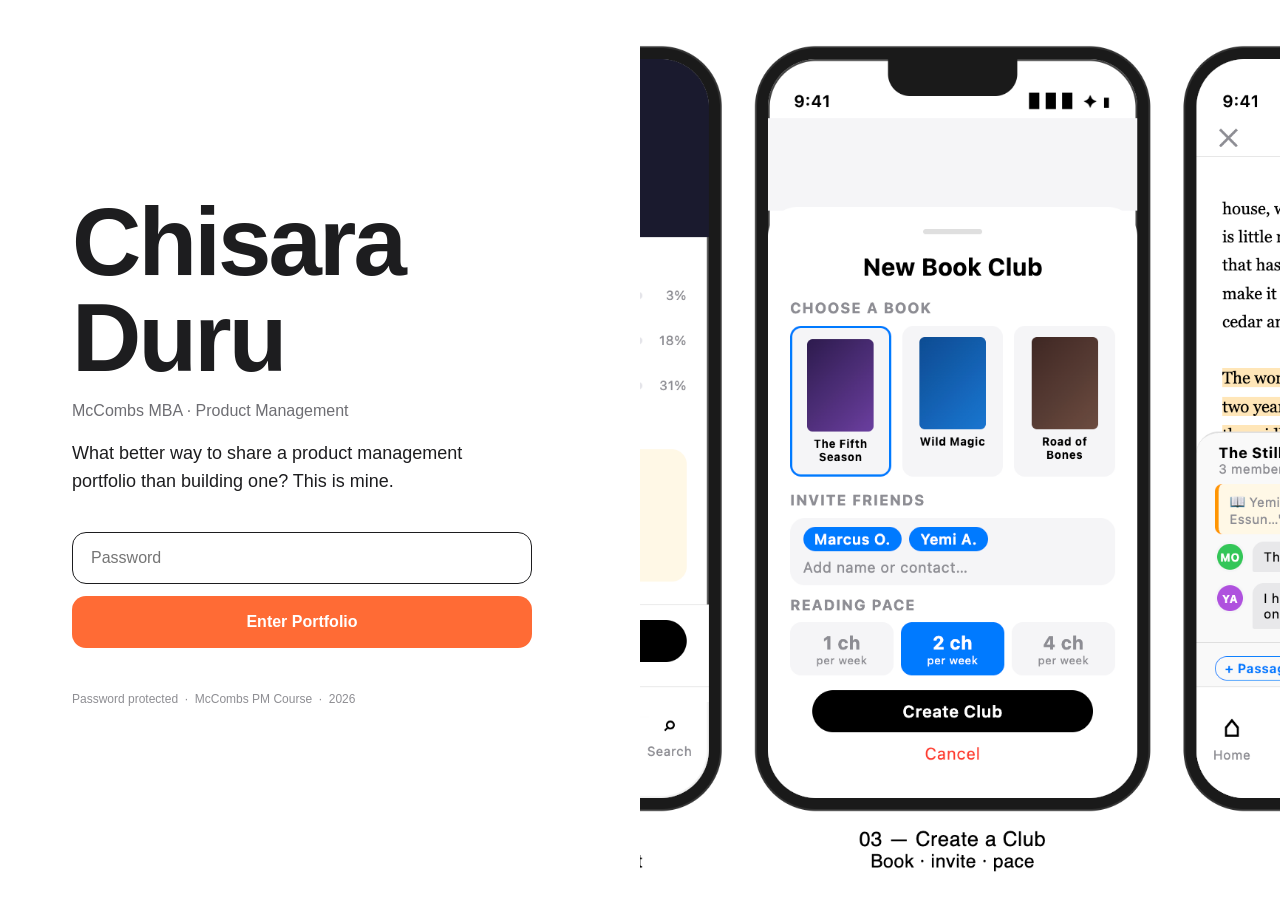
<file: index.html>
<!DOCTYPE html>
<html lang="en">
<head>
  <meta charset="UTF-8">
  <meta name="viewport" content="width=device-width, initial-scale=1.0">
  <title>Chisara Duru - PM Portfolio - Apple Books</title>
  <link rel="stylesheet" href="css/style.css">
  <script src="js/auth.js"></script>
</head>
<body>

<!-- ==================== SPLIT-SCREEN GATE ==================== -->
<div id="gate" style="display:none;">
  <div class="gate-split">

    <div class="gate-left">
      <div class="gate-left-inner">
        <h1 class="gate-name">Chisara<br>Duru</h1>
        <p class="gate-subtitle">McCombs MBA · Product Management</p>
        <p class="gate-tagline">What better way to share a product management portfolio than building one? This is mine.</p>

        <div class="gate-form">
          <input
            type="password"
            id="gate-password"
            class="gate-input"
            placeholder="Password"
            autocomplete="current-password"
          >
          <button id="gate-btn" class="gate-btn">Enter Portfolio</button>
          <div id="gate-error" class="gate-error"></div>
        </div>

        <p class="gate-legal">Password protected &nbsp;·&nbsp; McCombs PM Course &nbsp;·&nbsp; 2026</p>
      </div>
    </div>

    <div class="gate-right">
      <img
        src="assets/images/10a-prototype-screens-1.jpg"
        alt="Apple Books Book Clubs prototype"
        class="gate-hero-img"
      >
    </div>

  </div>
</div>

<!-- ==================== PORTFOLIO ==================== -->
<div id="portfolio" style="display:none;">

  <!-- Minimal top nav -->
  <nav class="portfolio-nav">
    <img src="assets/images/apple_books_logo.png" alt="" class="nav-logo-img" style="height:28px;width:auto;vertical-align:middle;">
    <span class="nav-brand">Apple iBooks</span>
  </nav>

  <!-- Full-width tile grid -->
  <div class="grid-container">
  <main class="grid">

    <!-- 01 -->
    <a href="assignments/01-business-model-canvas.html" class="tile">
      <span class="tile-num">01</span>
      <div class="tile-name-wrap">
        <div class="tile-name">Business Model Canvas</div>
      </div>
      <span class="tile-arrow">&#8594;</span>
    </a>

    <!-- 02 -->
    <a href="assignments/02-value-proposition-canvas.html" class="tile">
      <span class="tile-num">02</span>
      <div class="tile-name-wrap">
        <div class="tile-name">Value Proposition Canvas</div>
      </div>
      <span class="tile-arrow">&#8594;</span>
    </a>

    <!-- 03 -->
    <a href="assignments/03-product-vision-board.html" class="tile">
      <span class="tile-num">03</span>
      <div class="tile-name-wrap">
        <div class="tile-name">Product Vision Board</div>
      </div>
      <span class="tile-arrow">&#8594;</span>
    </a>

    <!-- 04 -->
    <a href="assignments/04-opportunity-solution-tree.html" class="tile">
      <span class="tile-num">04</span>
      <div class="tile-name-wrap">
        <div class="tile-name">Opportunity Solution Tree</div>
      </div>
      <span class="tile-arrow">&#8594;</span>
    </a>

    <!-- 05 -->
    <a href="assignments/05-customer-letter.html" class="tile">
      <span class="tile-num">05</span>
      <div class="tile-name-wrap">
        <div class="tile-name">Customer Letter</div>
      </div>
      <span class="tile-arrow">&#8594;</span>
    </a>

    <!-- 06 -->
    <a href="assignments/06-jtbd-stories.html" class="tile">
      <span class="tile-num">06</span>
      <div class="tile-name-wrap">
        <div class="tile-name">JTBD Stories</div>
      </div>
      <span class="tile-arrow">&#8594;</span>
    </a>

    <!-- 07 -->
    <a href="assignments/07-prd.html" class="tile">
      <span class="tile-num">07</span>
      <div class="tile-name-wrap">
        <div class="tile-name">PRD</div>
      </div>
      <span class="tile-arrow">&#8594;</span>
    </a>

    <!-- 08 -->
    <a href="assignments/08-kano-analysis.html" class="tile">
      <span class="tile-num">08</span>
      <div class="tile-name-wrap">
        <div class="tile-name">Kano Analysis</div>
      </div>
      <span class="tile-arrow">&#8594;</span>
    </a>

    <!-- 09 -->
    <a href="assignments/09-roadmap.html" class="tile">
      <span class="tile-num">09</span>
      <div class="tile-name-wrap">
        <div class="tile-name">Roadmap</div>
      </div>
      <span class="tile-arrow">&#8594;</span>
    </a>

    <!-- 10 -->
    <a href="assignments/10-prototype.html" class="tile">
      <span class="tile-num">10</span>
      <div class="tile-name-wrap">
        <div class="tile-name">Prototype</div>
      </div>
      <span class="tile-arrow">&#8594;</span>
    </a>

    <!-- 11 -->
    <a href="assignments/11-product-scorecard.html" class="tile">
      <span class="tile-num">11</span>
      <div class="tile-name-wrap">
        <div class="tile-name">Product Scorecard</div>
      </div>
      <span class="tile-arrow">&#8594;</span>
    </a>

    <!-- 12 -->
    <a href="assignments/12-amazon-memo.html" class="tile">
      <span class="tile-num">12</span>
      <div class="tile-name-wrap">
        <div class="tile-name">Amazon Memo</div>
      </div>
      <span class="tile-arrow">&#8594;</span>
    </a>

  </main>
  </div><!-- /grid-container -->

</div><!-- /portfolio -->

</body>
</html>
</file>
<file: css/style.css>
/* ============================================================
   Apple Books PM Portfolio - Shared Styles
   ============================================================ */

:root {
  --white:          #FFFFFF;
  --surface:        #F5F5F7;
  --apple-blue:     #0071E3;
  --apple-orange:   #FF6B35;
  --text-primary:   #1D1D1F;
  --text-secondary: #6E6E73;
  --border:         #E5E5EA;
  --badge-wip:      #FF9500;
}

*, *::before, *::after {
  box-sizing: border-box;
  margin: 0;
  padding: 0;
}

html {
  font-size: 16px;
  -webkit-font-smoothing: antialiased;
  -moz-osx-font-smoothing: grayscale;
}

body {
  font-family: -apple-system, "SF Pro Display", "SF Pro Text", "Helvetica Neue", Arial, sans-serif;
  background: #FFFFFF;
  color: #1D1D1F;
  min-height: 100vh;
}

/* ============================================================
   SPLIT-SCREEN GATE
   ============================================================ */

#gate {
  position: fixed;
  inset: 0;
  background: #FFFFFF;
  z-index: 1000;
  /* display controlled by JS */
}

.gate-split {
  display: flex;
  height: 100vh;
  width: 100%;
}

/* Left panel - 50% */
.gate-left {
  width: 50%;
  display: flex;
  align-items: center;
  justify-content: flex-start;
  padding: 64px 72px;
  background: #FFFFFF;
}

.gate-left-inner {
  max-width: 460px;
  width: 100%;
}

.gate-name {
  font-family: -apple-system, "SF Pro Display", "Helvetica Neue", sans-serif;
  font-size: clamp(52px, 8vw, 96px);
  font-weight: 800;
  color: #1D1D1F;
  letter-spacing: -0.03em;
  line-height: 1.0;
  margin-bottom: 16px;
}

.gate-subtitle {
  font-size: 16px;
  color: #6E6E73;
  font-weight: 400;
  margin-bottom: 20px;
}

.gate-tagline {
  font-size: 18px;
  font-weight: 400;
  color: #1D1D1F;
  line-height: 1.55;
  margin-bottom: 36px;
  max-width: 400px;
}

.gate-form {
  display: flex;
  flex-direction: column;
  gap: 12px;
}

.gate-input {
  width: 100%;
  height: 52px;
  padding: 0 18px;
  border: 1px solid #D2D2D7;
  border-radius: 14px;
  font-size: 16px;
  font-family: inherit;
  color: #1D1D1F;
  background: #FFFFFF;
  outline: none;
  transition: border-color 0.2s ease;
}

.gate-input:focus {
  border-color: #1D1D1F;
}

.gate-btn {
  width: 100%;
  height: 52px;
  background: #FF6B35;
  color: #FFFFFF;
  border: none;
  border-radius: 14px;
  font-size: 16px;
  font-weight: 600;
  font-family: inherit;
  cursor: pointer;
  transition: opacity 0.2s ease;
}

.gate-btn:hover {
  opacity: 0.88;
}

.gate-error {
  font-size: 13px;
  color: #FF3B30;
  min-height: 16px;
}

.gate-legal {
  font-size: 12px;
  color: #8E8E93;
  margin-top: 16px;
}

@keyframes shake {
  0%, 100% { transform: translateX(0); }
  20%       { transform: translateX(-8px); }
  40%       { transform: translateX(8px); }
  60%       { transform: translateX(-6px); }
  80%       { transform: translateX(6px); }
}

.gate-input.shake {
  animation: shake 0.4s ease;
  border-color: #FF3B30;
}

/* Right panel - 50%, single hero image */
.gate-right {
  width: 50%;
  background: #F5F5F7;
  overflow: hidden;
  display: flex;
}

.gate-hero-img {
  width: 100%;
  height: 100%;
  object-fit: cover;
  display: block;
}

/* Mobile: stack, hide image */
@media (max-width: 768px) {
  .gate-split {
    flex-direction: column;
  }
  .gate-left {
    width: 100%;
    padding: 48px 28px 40px;
  }
  .gate-right {
    display: none;
  }
}

/* ============================================================
   PORTFOLIO WRAPPER
   ============================================================ */

#portfolio {
  /* no padding - grid goes edge to edge */
}

/* ============================================================
   PORTFOLIO TOP NAV
   ============================================================ */

.portfolio-nav {
  width: 100%;
  height: 56px;
  background: #FFFFFF;
  border-bottom: 1px solid #E5E5EA;
  padding: 0 40px;
  display: flex;
  align-items: center;
  gap: 8px;
}

.nav-logo-img {
  height: 28px;
  width: auto;
  display: block;
}

.nav-brand {
  font-family: -apple-system, "SF Pro Display", "Helvetica Neue", sans-serif;
  font-weight: 700;
  font-size: 18px;
  color: #1D1D1F;
  letter-spacing: -0.02em;
}

/* ============================================================
   TILE GRID - full width, square tiles, no gap
   ============================================================ */

.grid-container {
  max-width: 1400px;
  margin: 0 auto;
  padding: 0 48px;
}

.grid {
  display: grid;
  grid-template-columns: repeat(4, 1fr);
  gap: 0;
  background: #E5E5EA; /* acts as the 1px border between tiles */
  width: 100%;
}

/* Each tile has a 1px right + bottom border via gap background trick.
   Add top/left border on the entire grid container. */
.grid {
  border-top: 1px solid #E5E5EA;
  border-left: 1px solid #E5E5EA;
}

.tile {
  position: relative;
  aspect-ratio: 1;
  padding: 32px;
  background: #FFFFFF;
  border-right: 1px solid #E5E5EA;
  border-bottom: 1px solid #E5E5EA;
  text-decoration: none;
  color: inherit;
  display: flex;
  flex-direction: column;
  transition: background 0.15s ease;
  /* no border-radius, no box-shadow */
}

.tile:hover {
  background: #F5F5F7;
}

.tile-num {
  font-size: 13px;
  color: #6E6E73;
  font-weight: 400;
  font-family: -apple-system, "SF Pro Text", "Helvetica Neue", Arial, sans-serif;
  line-height: 1;
  flex-shrink: 0;
}

/* Name wrapper fills remaining height and centers vertically */
.tile-name-wrap {
  flex: 1;
  display: flex;
  align-items: center;
  padding-right: 16px; /* avoid overlap with arrow */
}

.tile-name {
  font-size: 22px;
  font-weight: 700;
  color: #1D1D1F;
  line-height: 1.2;
  letter-spacing: -0.02em;
}

/* Orange arrow - absolute bottom right */
.tile-arrow {
  position: absolute;
  bottom: 24px;
  right: 24px;
  color: #FF6B35;
  font-size: 20px;
  line-height: 1;
}

/* WIP badge - absolute top right */
.badge-wip {
  position: absolute;
  top: 28px;
  right: 28px;
  background: #FFF3E8;
  color: #FF6B35;
  font-size: 11px;
  font-weight: 500;
  border-radius: 4px;
  padding: 2px 8px;
  line-height: 1.5;
}

/* Responsive columns */
@media (max-width: 900px) {
  .grid {
    grid-template-columns: repeat(3, 1fr);
  }
}

@media (max-width: 600px) {
  .grid {
    grid-template-columns: repeat(2, 1fr);
  }
  .tile-name {
    font-size: 17px;
  }
}

/* ============================================================
   ASSIGNMENT PAGE - STICKY NAV
   ============================================================ */

.assignment-nav {
  position: sticky;
  top: 0;
  z-index: 100;
  background: rgba(255,255,255,0.95);
  backdrop-filter: saturate(180%) blur(20px);
  -webkit-backdrop-filter: saturate(180%) blur(20px);
  border-bottom: 1px solid #E5E5EA;
  padding: 0 24px;
  height: 52px;
  display: flex;
  align-items: center;
  justify-content: space-between;
  gap: 16px;
}

.nav-back {
  display: flex;
  align-items: center;
  gap: 5px;
  color: #0071E3;
  text-decoration: none;
  font-size: 15px;
  font-weight: 500;
  white-space: nowrap;
  transition: opacity 0.2s ease;
}

.nav-back:hover { opacity: 0.7; }

.nav-title {
  font-size: 15px;
  font-weight: 600;
  color: #1D1D1F;
  text-align: center;
  letter-spacing: -0.2px;
  flex: 1;
  overflow: hidden;
  text-overflow: ellipsis;
  white-space: nowrap;
}

.nav-num {
  font-size: 13px;
  color: #6E6E73;
  font-family: "SF Mono", ui-monospace, monospace;
  white-space: nowrap;
}

/* ============================================================
   ASSIGNMENT PAGE - LAYOUT
   ============================================================ */

.assignment-body {
  max-width: 860px;
  margin: 0 auto;
  padding: 48px 24px 80px;
}

.assignment-header {
  margin-bottom: 40px;
  padding-bottom: 32px;
  border-bottom: 1px solid #E5E5EA;
}

.assignment-header h1 {
  font-size: 28px;
  font-weight: 700;
  letter-spacing: -0.4px;
  color: #1D1D1F;
  margin-bottom: 10px;
  line-height: 1.2;
}

.assignment-header .desc {
  font-size: 17px;
  color: #6E6E73;
  margin-bottom: 18px;
  line-height: 1.5;
}

.assignment-meta {
  display: flex;
  align-items: center;
  gap: 16px;
  flex-wrap: wrap;
}

.meta-item {
  font-size: 13px;
  color: #6E6E73;
}

.meta-divider {
  width: 1px;
  height: 14px;
  background: #E5E5EA;
}

/* ============================================================
   ASSIGNMENT CONTENT
   ============================================================ */

.content h2 {
  font-size: 22px;
  font-weight: 700;
  color: #1D1D1F;
  letter-spacing: -0.3px;
  margin: 36px 0 14px;
}

.content h3 {
  font-size: 17px;
  font-weight: 600;
  color: #1D1D1F;
  margin: 24px 0 10px;
}

.content p {
  font-size: 16px;
  line-height: 1.7;
  color: #1D1D1F;
  margin-bottom: 16px;
}

.content ul, .content ol {
  padding-left: 22px;
  margin-bottom: 16px;
}

.content li {
  font-size: 16px;
  line-height: 1.7;
  color: #1D1D1F;
  margin-bottom: 6px;
}

.section-divider {
  height: 1px;
  background: #E5E5EA;
  margin: 36px 0;
}

.img-note {
  font-size: 13px;
  color: #6E6E73;
  margin-top: 10px;
  font-style: italic;
}

/* ============================================================
   STORY CARDS (JTBD)
   ============================================================ */

.story-card {
  background: #FFFFFF;
  border: 1px solid #E5E5EA;
  border-radius: 12px;
  padding: 24px;
  margin-bottom: 16px;
  box-shadow: 0 2px 8px rgba(0,0,0,0.05);
  transition: transform 0.2s ease, box-shadow 0.2s ease;
}

.story-card:hover {
  transform: translateY(-2px);
  box-shadow: 0 6px 20px rgba(0,0,0,0.08);
}

.story-feature-label {
  font-size: 12px;
  font-weight: 600;
  color: #1D1D1F;
  text-transform: uppercase;
  letter-spacing: 0.08em;
  margin-bottom: 10px;
}

.story-text {
  font-size: 16px;
  line-height: 1.7;
  color: #1D1D1F;
}

/* ============================================================
   LETTER CARD
   ============================================================ */

.letter-card {
  background: #FFFFFF;
  border: 1px solid #E5E5EA;
  border-radius: 12px;
  padding: 40px;
  max-width: 680px;
  margin: 0 auto;
  box-shadow: 0 2px 8px rgba(0,0,0,0.05);
}

.letter-placeholder {
  font-size: 15px;
  color: #6E6E73;
  line-height: 1.7;
  text-align: center;
  padding: 24px 0;
}

/* ============================================================
   TABLES
   ============================================================ */

.table-wrap {
  overflow-x: auto;
  margin: 20px 0;
  border-radius: 10px;
  border: 1px solid #E5E5EA;
}

table {
  width: 100%;
  border-collapse: collapse;
  font-size: 14px;
}

table thead tr {
  background: #0071E3;
  color: #FFFFFF;
}

table thead th {
  padding: 12px 16px;
  text-align: left;
  font-weight: 600;
}

table tbody tr:nth-child(even) {
  background: rgba(0,0,0,0.02);
}

table tbody tr:hover {
  background: rgba(0,113,227,0.04);
}

table tbody td {
  padding: 12px 16px;
  border-top: 1px solid #E5E5EA;
  vertical-align: top;
  line-height: 1.5;
  color: #1D1D1F;
}

table tbody td:first-child {
  font-weight: 600;
}

/* ============================================================
   NORTH STAR CARD
   ============================================================ */

.north-star-card {
  background: #F5F5F7;
  border-left: 4px solid #0071E3;
  border-radius: 12px;
  padding: 32px 36px;
  margin: 28px 0 36px;
}

.ns-label {
  font-size: 11px;
  font-weight: 700;
  color: #0071E3;
  text-transform: uppercase;
  letter-spacing: 1.5px;
  margin-bottom: 10px;
}

.ns-metric {
  font-size: 28px;
  font-weight: 700;
  color: #1D1D1F;
  letter-spacing: -0.5px;
  margin-bottom: 12px;
  line-height: 1.15;
}

.ns-definition {
  font-size: 15px;
  color: #6E6E73;
  line-height: 1.6;
  margin-bottom: 10px;
}

.ns-why {
  font-size: 14px;
  color: #6E6E73;
  line-height: 1.6;
  font-style: italic;
}

/* ============================================================
   METRIC GRID
   ============================================================ */

.metric-grid {
  display: grid;
  grid-template-columns: 1fr 1fr;
  gap: 16px;
  margin: 28px 0;
}

@media (max-width: 600px) {
  .metric-grid { grid-template-columns: 1fr; }
}

.metric-card {
  background: #FFFFFF;
  border: 1px solid #E5E5EA;
  border-radius: 12px;
  padding: 22px;
}

.metric-icon {
  font-size: 26px;
  margin-bottom: 10px;
  display: block;
}

.metric-category {
  font-size: 11px;
  font-weight: 700;
  color: #0071E3;
  text-transform: uppercase;
  letter-spacing: 1.2px;
  margin-bottom: 6px;
}

.metric-name {
  font-size: 17px;
  font-weight: 600;
  color: #1D1D1F;
  margin-bottom: 8px;
  letter-spacing: -0.2px;
}

.metric-desc {
  font-size: 13px;
  color: #6E6E73;
  line-height: 1.55;
}

/* ============================================================
   CALLOUT
   ============================================================ */

.callout-amber {
  background: rgba(255,149,0,0.07);
  border-left: 4px solid #FF9500;
  border-radius: 10px;
  padding: 22px 24px;
  margin: 28px 0;
}

.callout-amber h3 {
  font-size: 15px;
  font-weight: 700;
  color: #B86000;
  margin: 0 0 8px;
}

.callout-amber p {
  font-size: 14px;
  color: #1D1D1F;
  line-height: 1.6;
  margin: 0;
}

/* ============================================================
   PLACEHOLDER CARD
   ============================================================ */

.placeholder-card {
  background: #F5F5F7;
  border: 2px dashed #E5E5EA;
  border-radius: 12px;
  padding: 48px 32px;
  text-align: center;
  margin: 24px 0;
}

.placeholder-card p {
  font-size: 16px;
  color: #6E6E73;
  line-height: 1.7;
  max-width: 520px;
  margin: 0 auto;
}

/* ============================================================
   SCREEN GRID (PROTOTYPE)
   ============================================================ */

.screen-grid {
  display: grid;
  grid-template-columns: 1fr 1fr;
  gap: 14px;
  margin: 24px 0;
}

@media (max-width: 600px) {
  .screen-grid { grid-template-columns: 1fr; }
}

.screen-card {
  background: #FFFFFF;
  border: 1px solid #E5E5EA;
  border-radius: 12px;
  padding: 18px 20px;
}

.screen-card h4 {
  font-size: 15px;
  font-weight: 600;
  color: #1D1D1F;
  margin-bottom: 6px;
}

.screen-card p {
  font-size: 13px;
  color: #6E6E73;
  line-height: 1.5;
  margin: 0;
}

.tool-note {
  font-size: 13px;
  color: #6E6E73;
  margin-top: 16px;
  padding: 12px 16px;
  background: #F5F5F7;
  border-radius: 8px;
  border: 1px solid #E5E5EA;
}

/* ============================================================
   LEGEND BOX
   ============================================================ */

.legend-box {
  background: #FFFFFF;
  border: 1px solid #E5E5EA;
  border-radius: 10px;
  padding: 18px 22px;
  margin: 24px 0;
  font-size: 14px;
  color: #6E6E73;
  line-height: 1.7;
}

/* ============================================================
   SECTION BLOCK
   ============================================================ */

.section-block {
  margin-top: 48px;
  padding-top: 36px;
  border-top: 2px solid #E5E5EA;
}

/* ============================================================
   FOOTER
   ============================================================ */

.site-footer {
  text-align: center;
  font-size: 13px;
  color: #6E6E73;
  padding: 32px 0 0;
  border-top: 1px solid #E5E5EA;
  margin-top: 60px;
}

/* ============================================================
   RESPONSIVE - ASSIGNMENT PAGES
   ============================================================ */

@media (max-width: 600px) {
  .assignment-body {
    padding: 32px 16px 60px;
  }
  .assignment-header h1 {
    font-size: 24px;
  }
}
</file>
